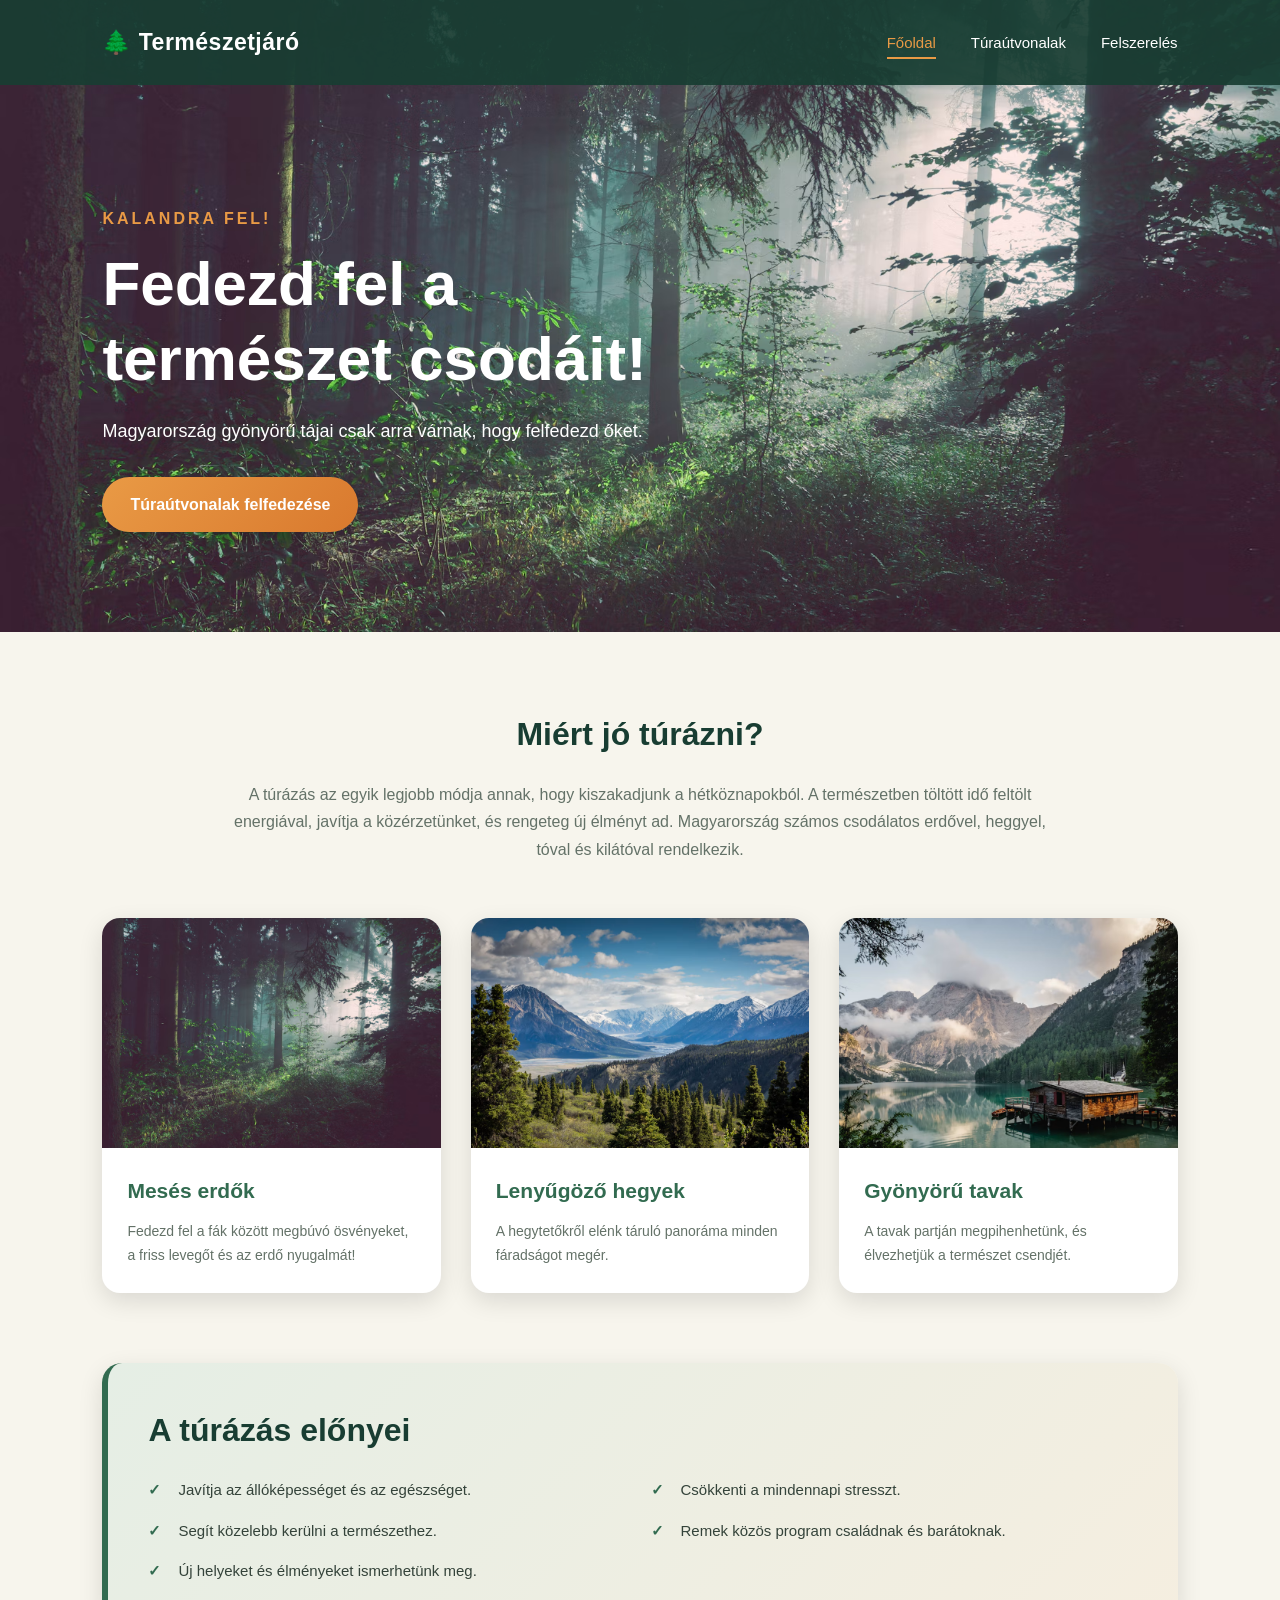
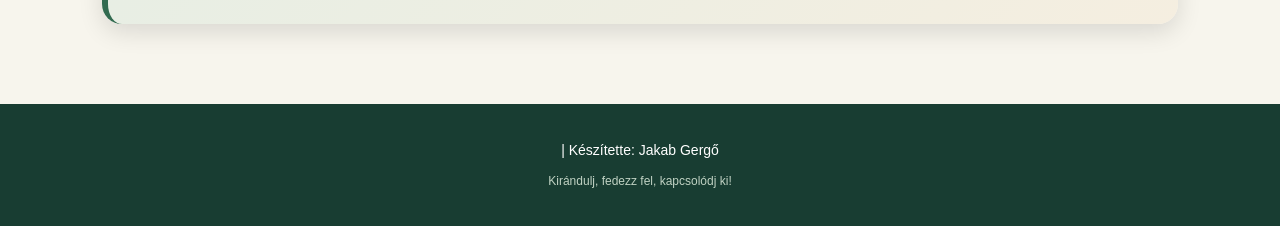
<file: index.html>
<!doctype html>
<html lang="hu">
  <head>
    <meta charset="UTF-8" />
    <meta name="description" content="Free Web tutorials" />
    <meta name="keywords" content="HTML, CSS, JavaScript" />
    <meta name="author" content="Jakab Gergő" />
    <meta name="viewport" content="width=device-width, initial-scale=1.0" />
    <link rel="stylesheet" href="stilus.css" />
    <link rel="icon" type="image/x-icon" href="kepek/fenyves.jpg" />
    <title>Jakab Gergő</title>
  </head>

  <body>
    <header class="hero">
      <nav class="navbar">
        <a href="index.html" class="logo">🌲 Természetjáró</a>

        <ul class="nav-links">
          <li><a class="active" href="index.html">Főoldal</a></li>
          <li><a href="utvonal.html">Túraútvonalak</a></li>
          <li><a href="felszereles.html">Felszerelés</a></li>
        </ul>
      </nav>

      <div class="hero-content">
        <p class="eyebrow">Kalandra fel!</p>

        <h1>Fedezd fel a természet csodáit!</h1>

        <p>
          Magyarország gyönyörű tájai csak arra várnak, hogy felfedezd őket.
        </p>

        <a href="utvonal.html" class="btn"> Túraútvonalak felfedezése </a>
      </div>
    </header>

    <main class="container">
      <section class="intro">
        <h2>Miért jó túrázni?</h2>

        <p>
          A túrázás az egyik legjobb módja annak, hogy kiszakadjunk a
          hétköznapokból. A természetben töltött idő feltölt energiával, javítja
          a közérzetünket, és rengeteg új élményt ad. Magyarország számos
          csodálatos erdővel, heggyel, tóval és kilátóval rendelkezik.
        </p>
      </section>

      <!-- KÁRTYÁK - CSS GRID -->

      <div class="grid-section">
        <article class="info-card">
          <img src="kepek/forest.avif" alt="Napfényes zöld erdő" />

          <div class="card-content">
            <h3>Mesés erdők</h3>

            <p>
              Fedezd fel a fák között megbúvó ösvényeket, a friss levegőt és az
              erdő nyugalmát!
            </p>
          </div>
        </article>

        <article class="info-card">
          <img src="kepek/hegyek.avif" alt="Hegyek és hegycsúcsok" />

          <div class="card-content">
            <h3>Lenyűgöző hegyek</h3>

            <p>A hegytetőkről elénk táruló panoráma minden fáradságot megér.</p>
          </div>
        </article>

        <article class="info-card">
          <img src="kepek/hegy_haz_to.avif" alt="Hegyek között fekvő tó" />

          <div class="card-content">
            <h3>Gyönyörű tavak</h3>

            <p>
              A tavak partján megpihenhetünk, és élvezhetjük a természet
              csendjét.
            </p>
          </div>
        </article>
      </div>

      <section class="highlight">
        <h2>A túrázás előnyei</h2>

        <ul class="benefit-list">
          <li>Javítja az állóképességet és az egészséget.</li>
          <li>Csökkenti a mindennapi stresszt.</li>
          <li>Segít közelebb kerülni a természethez.</li>
          <li>Remek közös program családnak és barátoknak.</li>
          <li>Új helyeket és élményeket ismerhetünk meg.</li>
        </ul>
      </section>
    </main>

    <footer>
      <p>| Készítette: Jakab Gergő</p>
      <p class="footer-small">Kirándulj, fedezz fel, kapcsolódj ki!</p>
    </footer>
  </body>
</html>
</file>
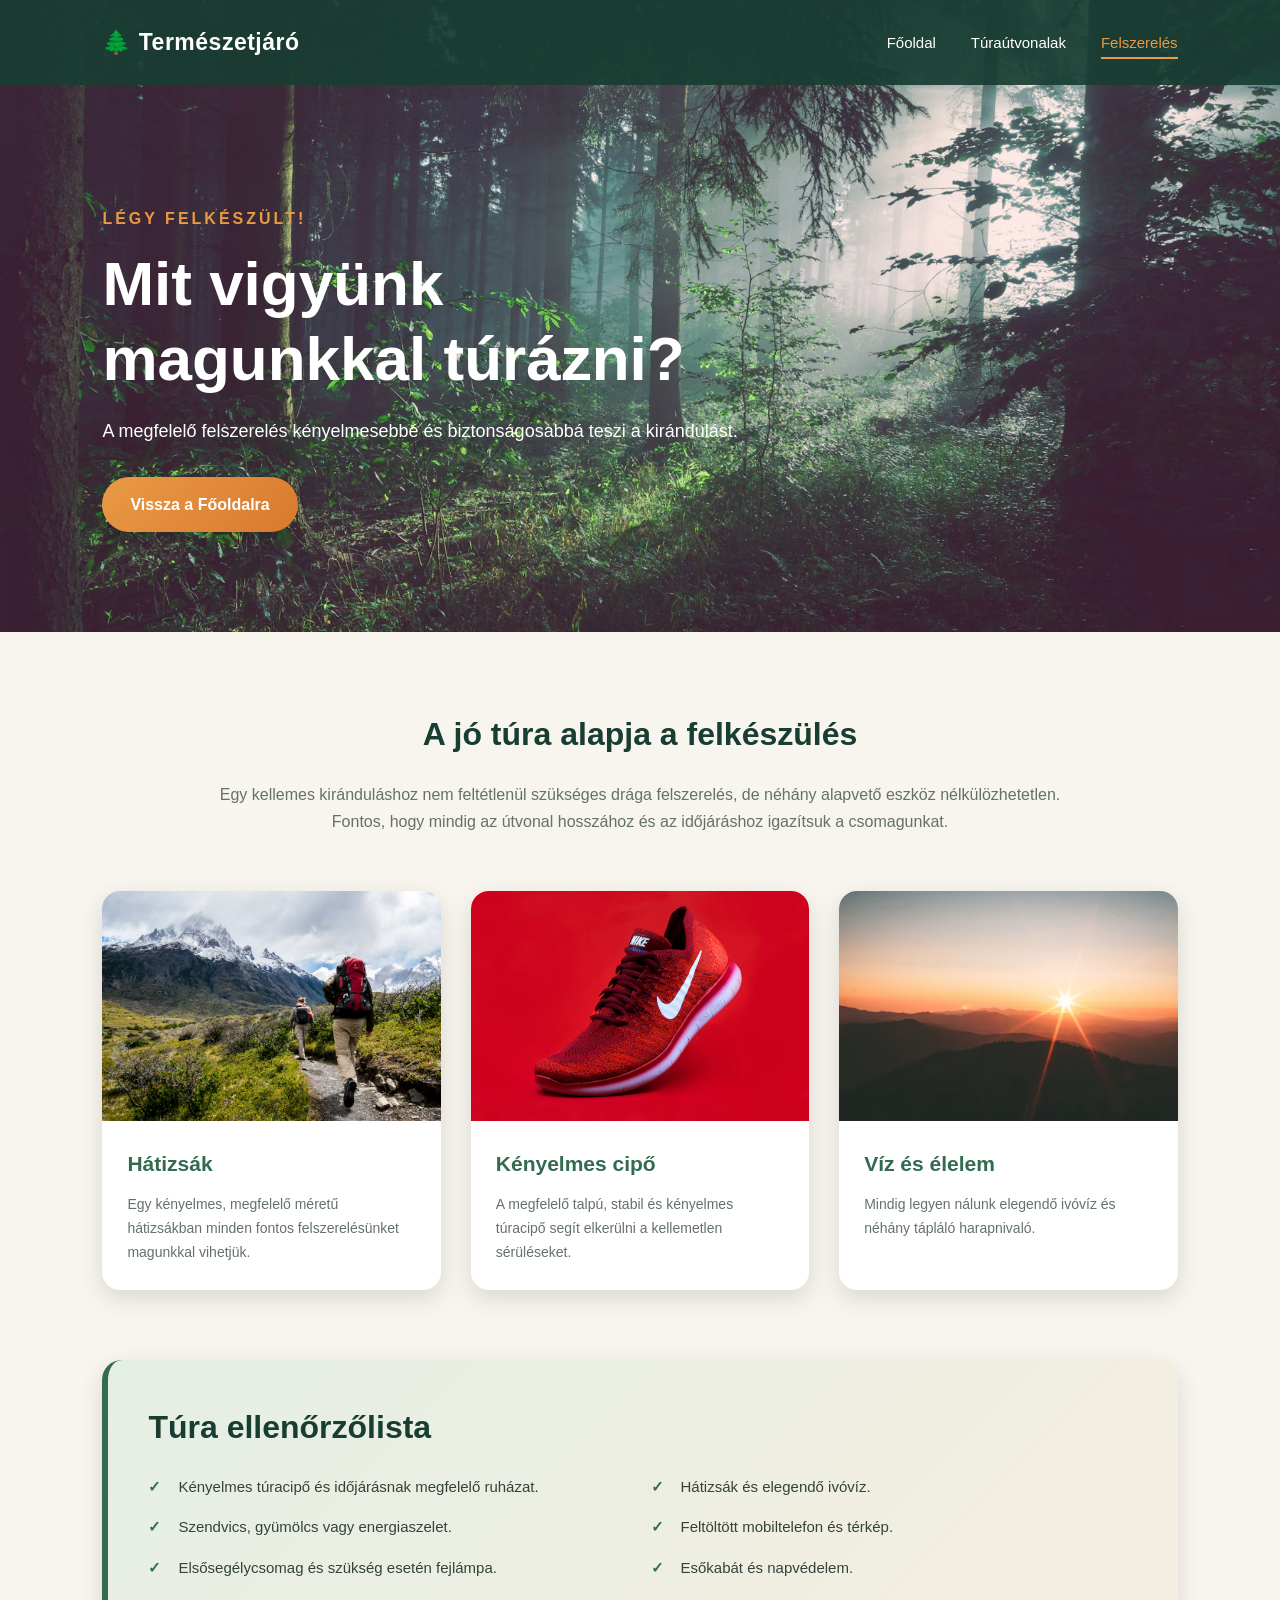
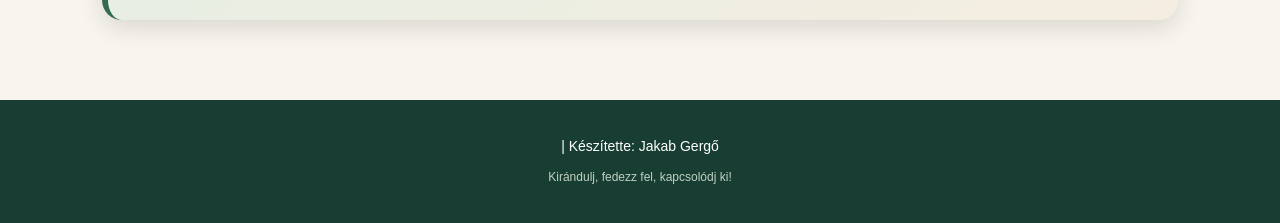
<file: felszereles.html>
<!doctype html>
<html lang="hu">
  <head>
    <meta charset="UTF-8" />
    <meta name="description" content="Free Web tutorials" />
    <meta name="keywords" content="HTML, CSS, JavaScript" />
    <meta name="author" content="Jakab Gergő" />
    <meta name="viewport" content="width=device-width, initial-scale=1.0" />
    <link rel="stylesheet" href="stilus.css" />
    <link rel="icon" type="image/x-icon" href="kepek/fenyves.jpg" />
    <title>Jakab Gergő</title>
  </head>
  <body>
    <header class="hero sub-hero">
      <nav class="navbar">
        <a href="index.html" class="logo">🌲 Természetjáró</a>
        <ul class="nav-links">
          <li><a href="index.html">Főoldal</a></li>
          <li><a href="utvonal.html">Túraútvonalak</a></li>
          <li><a class="active" href="felszereles.html">Felszerelés</a></li>
        </ul>
      </nav>

      <div class="hero-content">
        <p class="eyebrow">Légy felkészült!</p>
        <h1>Mit vigyünk magunkkal túrázni?</h1>
        <p>
          A megfelelő felszerelés kényelmesebbé és biztonságosabbá teszi a
          kirándulást.
        </p>
        <a href="index.html" class="btn"> Vissza a Főoldalra </a>
      </div>
    </header>

    <main class="container">
      <section class="intro">
        <h2>A jó túra alapja a felkészülés</h2>
        <p>
          Egy kellemes kiránduláshoz nem feltétlenül szükséges drága
          felszerelés, de néhány alapvető eszköz nélkülözhetetlen. Fontos, hogy
          mindig az útvonal hosszához és az időjáráshoz igazítsuk a csomagunkat.
        </p>
      </section>

      <div class="grid-section">
        <article class="info-card">
          <img src="kepek/tura_1.avif" alt="Túrázó hátizsákkal az erdőben" />
          <div class="card-content">
            <h3>Hátizsák</h3>
            <p>
              Egy kényelmes, megfelelő méretű hátizsákban minden fontos
              felszerelésünket magunkkal vihetjük.
            </p>
          </div>
        </article>

        <article class="info-card">
          <img src="kepek/cipo_1.avif" alt="Sportcipő közeli képe" />
          <div class="card-content">
            <h3>Kényelmes cipő</h3>
            <p>
              A megfelelő talpú, stabil és kényelmes túracipő segít elkerülni a
              kellemetlen sérüléseket.
            </p>
          </div>
        </article>

        <article class="info-card">
          <img src="kepek/nap_1.avif" alt="Napfényes szabadtéri táj" />
          <div class="card-content">
            <h3>Víz és élelem</h3>
            <p>
              Mindig legyen nálunk elegendő ivóvíz és néhány tápláló
              harapnivaló.
            </p>
          </div>
        </article>
      </div>

      <div class="highlight">
        <h2>Túra ellenőrzőlista</h2>
        <ul class="benefit-list">
          <li>Kényelmes túracipő és időjárásnak megfelelő ruházat.</li>
          <li>Hátizsák és elegendő ivóvíz.</li>
          <li>Szendvics, gyümölcs vagy energiaszelet.</li>
          <li>Feltöltött mobiltelefon és térkép.</li>
          <li>Elsősegélycsomag és szükség esetén fejlámpa.</li>
          <li>Esőkabát és napvédelem.</li>
        </ul>
      </div>
    </main>

    <footer>
      <p>| Készítette: Jakab Gergő</p>
      <p class="footer-small">Kirándulj, fedezz fel, kapcsolódj ki!</p>
    </footer>
  </body>
</html>
</file>
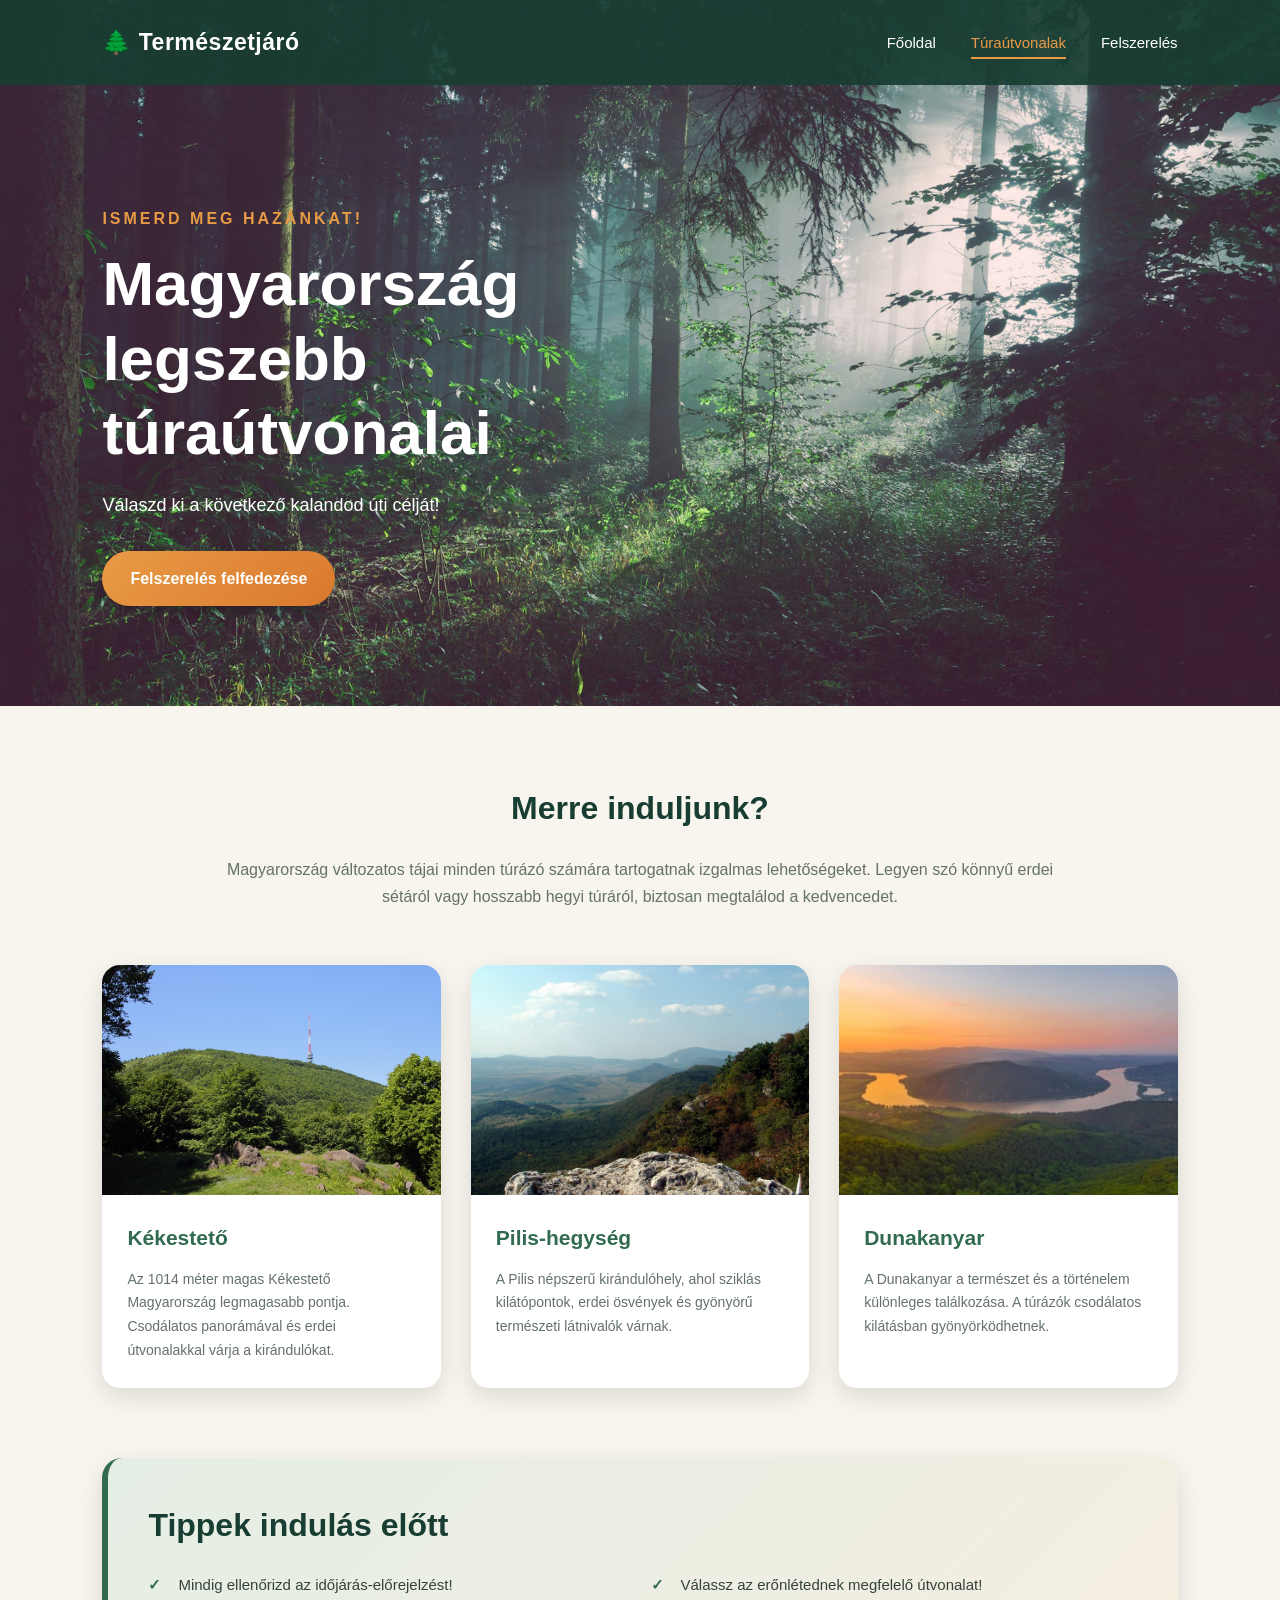
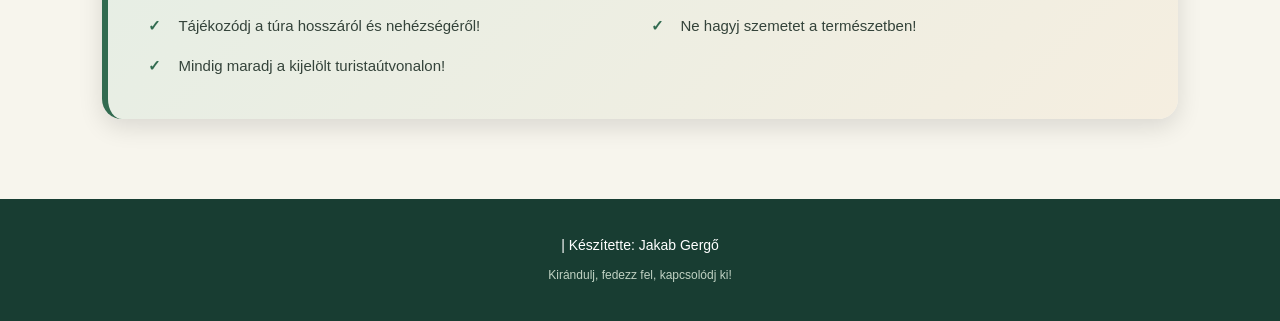
<file: utvonal.html>
<!doctype html>
<html lang="hu">
  <head>
    <meta charset="UTF-8" />
    <meta name="description" content="Free Web tutorials" />
    <meta name="keywords" content="HTML, CSS, JavaScript" />
    <meta name="author" content="Jakab Gergő" />
    <meta name="viewport" content="width=device-width, initial-scale=1.0" />

    <link rel="stylesheet" href="stilus.css" />
    <link rel="icon" type="image/x-icon" href="kepek/fenyves.jpg" />

    <title>Jakab Gergő</title>
  </head>

  <body>
    <header class="hero sub-hero">
      <nav class="navbar">
        <a href="index.html" class="logo">🌲 Természetjáró</a>

        <ul class="nav-links">
          <li><a href="index.html">Főoldal</a></li>
          <li><a class="active" href="utvonal.html">Túraútvonalak</a></li>
          <li><a href="felszereles.html">Felszerelés</a></li>
        </ul>
      </nav>

      <div class="hero-content">
        <p class="eyebrow">Ismerd meg hazánkat!</p>

        <h1>Magyarország legszebb túraútvonalai</h1>

        <p>Válaszd ki a következő kalandod úti célját!</p>
        <a href="felszereles.html" class="btn"> Felszerelés felfedezése </a>
      </div>
    </header>

    <main class="container">
      <div class="intro">
        <h2>Merre induljunk?</h2>

        <p>
          Magyarország változatos tájai minden túrázó számára tartogatnak
          izgalmas lehetőségeket. Legyen szó könnyű erdei sétáról vagy hosszabb
          hegyi túráról, biztosan megtalálod a kedvencedet.
        </p>
      </div>

      <div class="grid-section">
        <article class="info-card">
          <img src="kepek/kekes.jpg" alt="Hegyi táj a Mátrában" />

          <div class="card-content">
            <h3>Kékestető</h3>

            <p>
              Az 1014 méter magas Kékestető Magyarország legmagasabb pontja.
              Csodálatos panorámával és erdei útvonalakkal várja a kirándulókat.
            </p>
          </div>
        </article>

        <article class="info-card">
          <img
            src="kepek/pilis_hegyseg.jpg"
            alt="Természetes erdei kirándulóhely"
          />

          <div class="card-content">
            <h3>Pilis-hegység</h3>

            <p>
              A Pilis népszerű kirándulóhely, ahol sziklás kilátópontok, erdei
              ösvények és gyönyörű természeti látnivalók várnak.
            </p>
          </div>
        </article>

        <article class="info-card">
          <img src="kepek/duna_kanyar.jpg" alt="Hegyek és völgyek panorámája" />

          <div class="card-content">
            <h3>Dunakanyar</h3>

            <p>
              A Dunakanyar a természet és a történelem különleges találkozása. A
              túrázók csodálatos kilátásban gyönyörködhetnek.
            </p>
          </div>
        </article>
      </div>

      <div class="highlight">
        <h2>Tippek indulás előtt</h2>

        <ul class="benefit-list">
          <li>Mindig ellenőrizd az időjárás-előrejelzést!</li>
          <li>Válassz az erőnlétednek megfelelő útvonalat!</li>
          <li>Tájékozódj a túra hosszáról és nehézségéről!</li>
          <li>Ne hagyj szemetet a természetben!</li>
          <li>Mindig maradj a kijelölt turistaútvonalon!</li>
        </ul>
      </div>
    </main>

    <footer>
      <p>| Készítette: Jakab Gergő</p>
      <p class="footer-small">Kirándulj, fedezz fel, kapcsolódj ki!</p>
    </footer>
  </body>
</html>
</file>
<file: stilus.css>
:root {
    --dark-green: #183d32;
    --green: #326b50;
    --light-green: #e7f0e8;
    --orange: #e99a45;
    --cream: #f7f5ed;
    --white: #ffffff;
    --text: #34433a;
    --shadow: 0 8px 25px rgba(0, 0, 0, 0.12);
}

* {
    margin: 0;
    padding: 0;
    box-sizing: border-box;
}

body {
    font-family: 'Poppins', sans-serif;
    background-color: var(--cream);
    color: var(--text);
    line-height: 1.7;
    font-size: 16px;
    display: grid;
    grid-template-columns: 1fr;
    grid-template-areas:
        "h"
        "n"
        "ar"
        "f";
}

header {
    grid-area: h;
}

nav {
    grid-area: n;
}

aside {
    grid-area: as;
}

main {
    grid-area: ar;
}

footer {
    grid-area: f;
}


/* Navigáció */
.navbar {
    width: 100%;
    min-height: 85px;
    padding: 20px 8%;
    display: flex;
    justify-content: space-between;
    align-items: center;
    background: rgba(24, 61, 50, 0.92);
    position: relative;
    z-index: 2;
}

.logo {
    color: var(--white);
    text-decoration: none;
    font-size: 23px;
    font-weight: 800;
    letter-spacing: 0.5px;
}

.nav-links {
    display: flex;
    list-style: none;
    gap: 35px;
}

.nav-links a {
    color: var(--white);
    text-decoration: none;
    font-size: 15px;
    font-weight: 500;
    transition: 0.3s;
    padding-bottom: 6px;
}

.nav-links a:hover,
.nav-links a.active {
    color: var(--orange);
    border-bottom: 2px solid var(--orange);
}

/* Fejléc és fő háttérkép */


.hero {
    min-height: 580px;

    background:

        url("kepek/erdo_fak.jpg") center/cover no-repeat;

    color: var(--white);
}


.sub-hero {
    min-height: 490px;
}

.hero-content {
    max-width: 850px;
    padding: 120px 8% 100px;
}

.eyebrow {
    color: var(--orange);
    text-transform: uppercase;
    font-weight: 700;
    letter-spacing: 3px;
    margin-bottom: 15px;
}

.hero-content h1 {
    font-size: clamp(35px, 5vw, 62px);
    font-weight: 800;
    line-height: 1.2;
    margin-bottom: 20px;
}

.hero-content p:not(.eyebrow) {
    font-size: 18px;
    max-width: 650px;
    margin-bottom: 30px;
}

/* Gomb */

.btn {
    display: inline-block;
    background: linear-gradient(135deg, #e99a45, #d9792e);
    color: var(--white);
    text-decoration: none;
    padding: 14px 28px;
    border-radius: 30px;
    font-weight: 600;
    box-shadow: 0 5px 15px rgba(0, 0, 0, 0.2);
    transition: 0.3s;
}



.container {
    width: 84%;
    max-width: 1250px;
    margin: 0 auto;
}

.intro {
    text-align: center;
    max-width: 850px;
    margin: 75px auto 55px;
}

.intro h2,
.highlight h2 {
    color: var(--dark-green);
    font-size: 32px;
    margin-bottom: 20px;
    font-weight: 700;
}

.intro p {
    font-size: 16px;
    color: #647268;
}


.grid-section {
    display: grid;
    grid-template-columns: repeat(3, minmax(0, 1fr));
    gap: 30px;
    margin-bottom: 70px;
    width: 100%;

}

.info-card {
    background: var(--white);
    border-radius: 18px;
    overflow: hidden;
    box-shadow: var(--shadow);
    transition: transform 0.3s, box-shadow 0.3s;
}

.info-card:hover {
    transform: translateY(-8px);
    box-shadow: 0 15px 35px rgba(0, 0, 0, 0.17);
}

.info-card img {
    display: block;
    width: 100%;
    height: 230px;
    object-fit: cover;
}

.card-content {
    padding: 25px;
}

.card-content h3 {
    color: var(--green);
    font-size: 21px;
    margin-bottom: 12px;
}

.card-content p {
    color: #647268;
    font-size: 14px;
}



.highlight {
    background: linear-gradient(135deg, #e5eee5, #f5eee0);
    padding: 40px;
    border-radius: 20px;
    margin-bottom: 80px;
    border-left: 6px solid var(--green);
    box-shadow: var(--shadow);
}

.benefit-list {
    list-style: none;
    display: grid;
    grid-template-columns: repeat(2, 1fr);
    gap: 15px;
}

.benefit-list li {
    position: relative;
    padding-left: 30px;
    font-size: 15px;
}

.benefit-list li::before {
    content: "✓";
    position: absolute;
    left: 0;
    color: var(--green);
    font-weight: 800;
}



footer {
    background: var(--dark-green);
    color: var(--white);
    text-align: center;
    padding: 35px 20px;
}

footer p {
    font-size: 14px;
}

.footer-small {
    color: #c0d2c3;
    margin-top: 8px;
    font-size: 12px;
}



@media screen and (max-width: 600px) {

    body {
        font-size: 14px;
        display: grid;
        grid-template-columns: 1fr;
        grid-template-areas:
            "h"
            "ar"
            "f";
    }

    .hero {
        min-height: 530px;
        display: grid;
        grid-template-areas:
            "n"
            "content";
    }

    .navbar {
        grid-area: n;
        display: grid;
        grid-template-columns: 1fr;
        justify-items: center;
        gap: 15px;
        padding: 18px 10px;
    }

    .logo {
        font-size: 21px;
    }

    .nav-links {
        display: grid;
        grid-template-columns: repeat(2, auto);
        justify-content: center;
        justify-items: center;
        gap: 10px 18px;
    }

    .nav-links a {
        font-size: 13px;
    }

    .hero-content {
        grid-area: content;
        padding: 95px 7% 70px;
    }

    .sub-hero {
        min-height: 440px;
    }

    .hero-content h1 {
        font-size: 35px;
    }

    .hero-content p:not(.eyebrow) {
        font-size: 15px;
    }

    .container {
        width: 90%;
    }

    .intro {
        margin: 45px auto 35px;
    }

    .intro h2,
    .highlight h2 {
        font-size: 25px;
    }

    .grid-section {
        grid-template-columns: 1fr;
        gap: 25px;
        margin-bottom: 45px;
    }

    .info-card img {
        height: 220px;
    }

    .highlight {
        padding: 25px 20px;
        margin-bottom: 45px;
    }

    .benefit-list {
        grid-template-columns: 1fr;
    }

    footer {
        padding: 28px 15px;
    }
}
</file>
